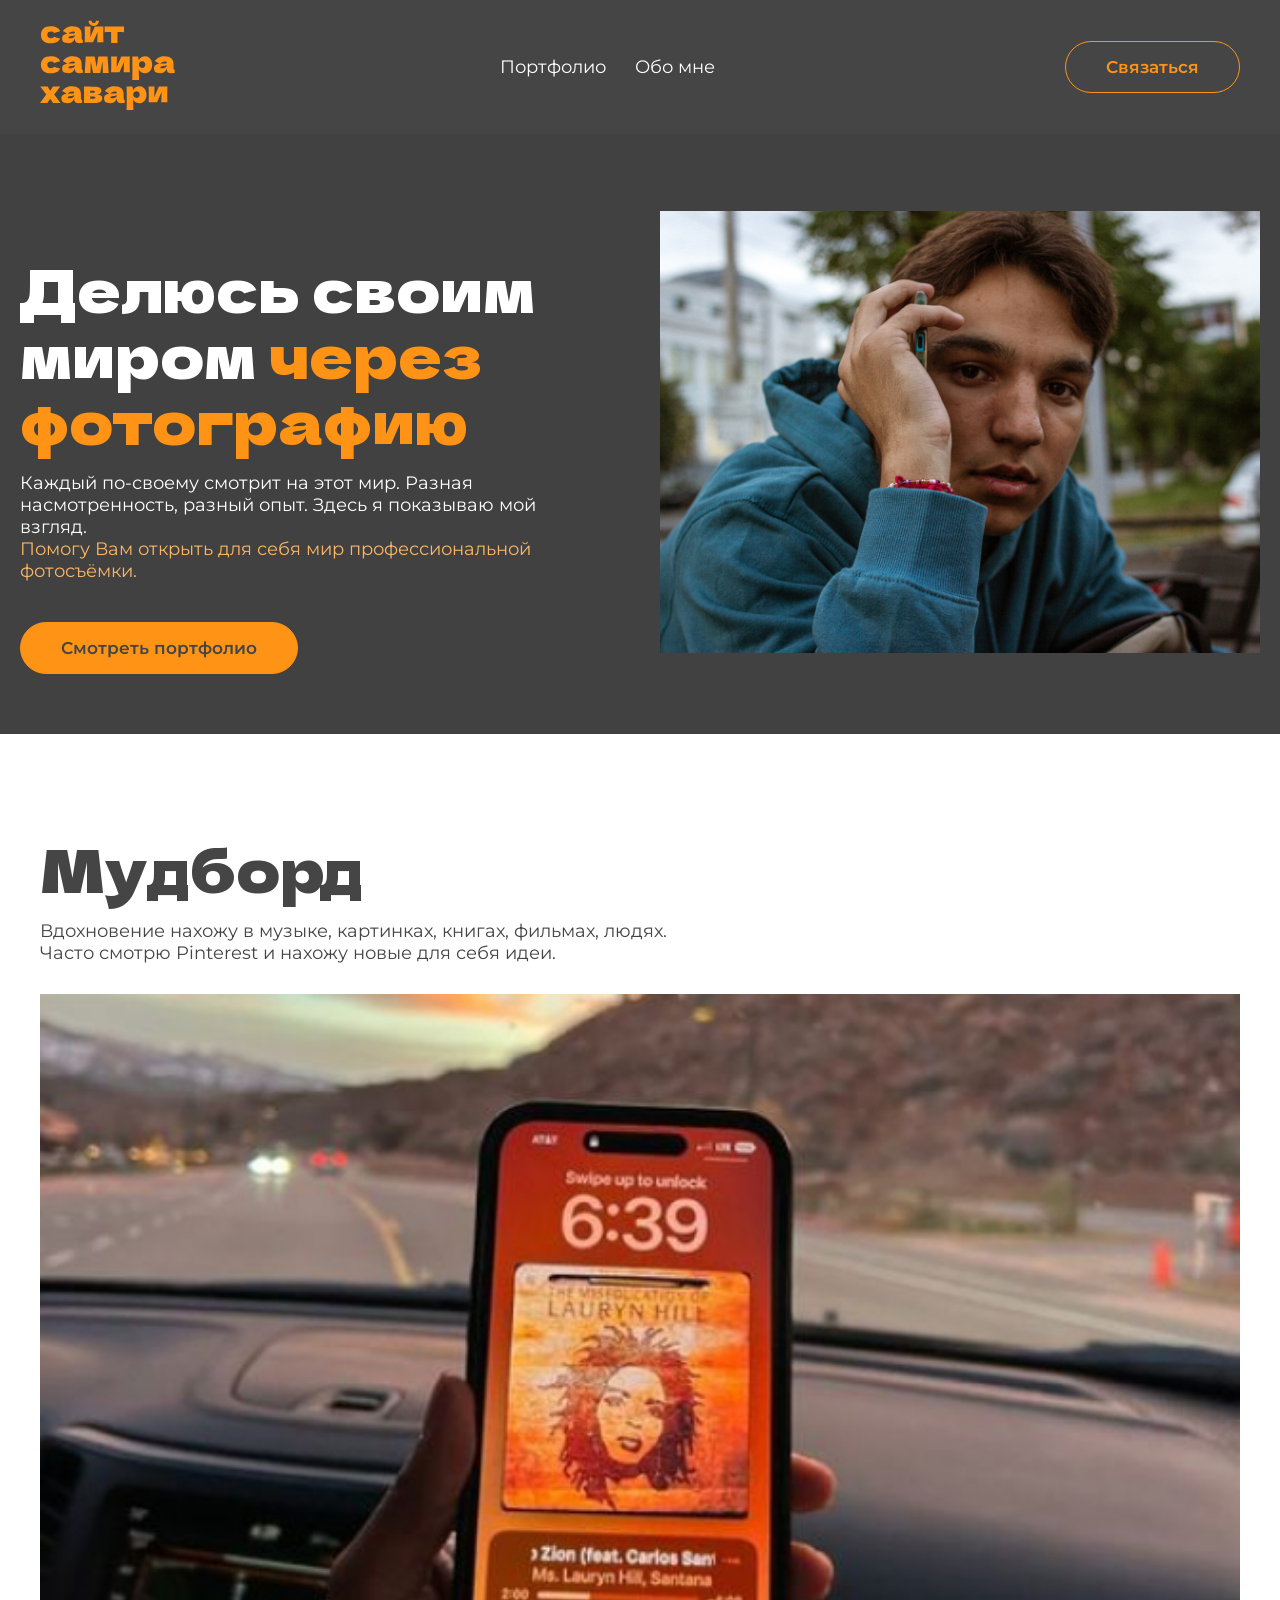
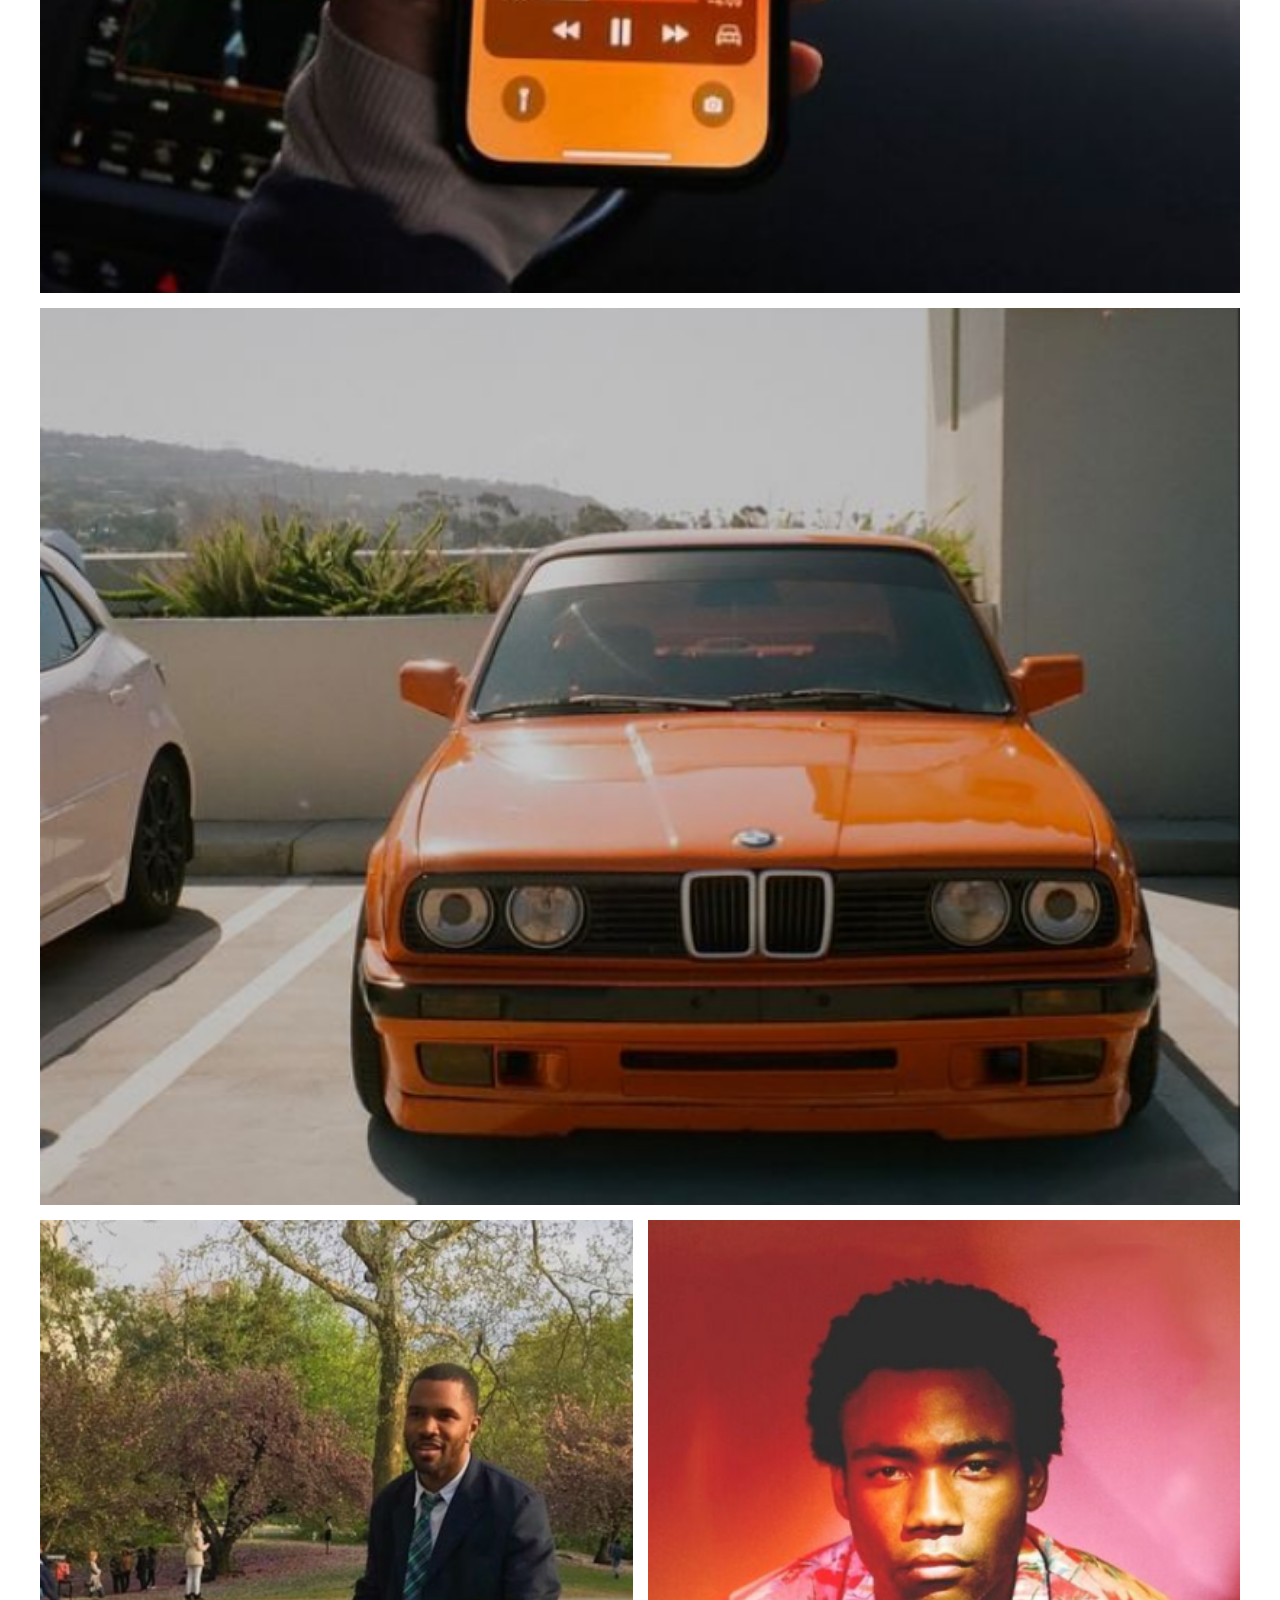
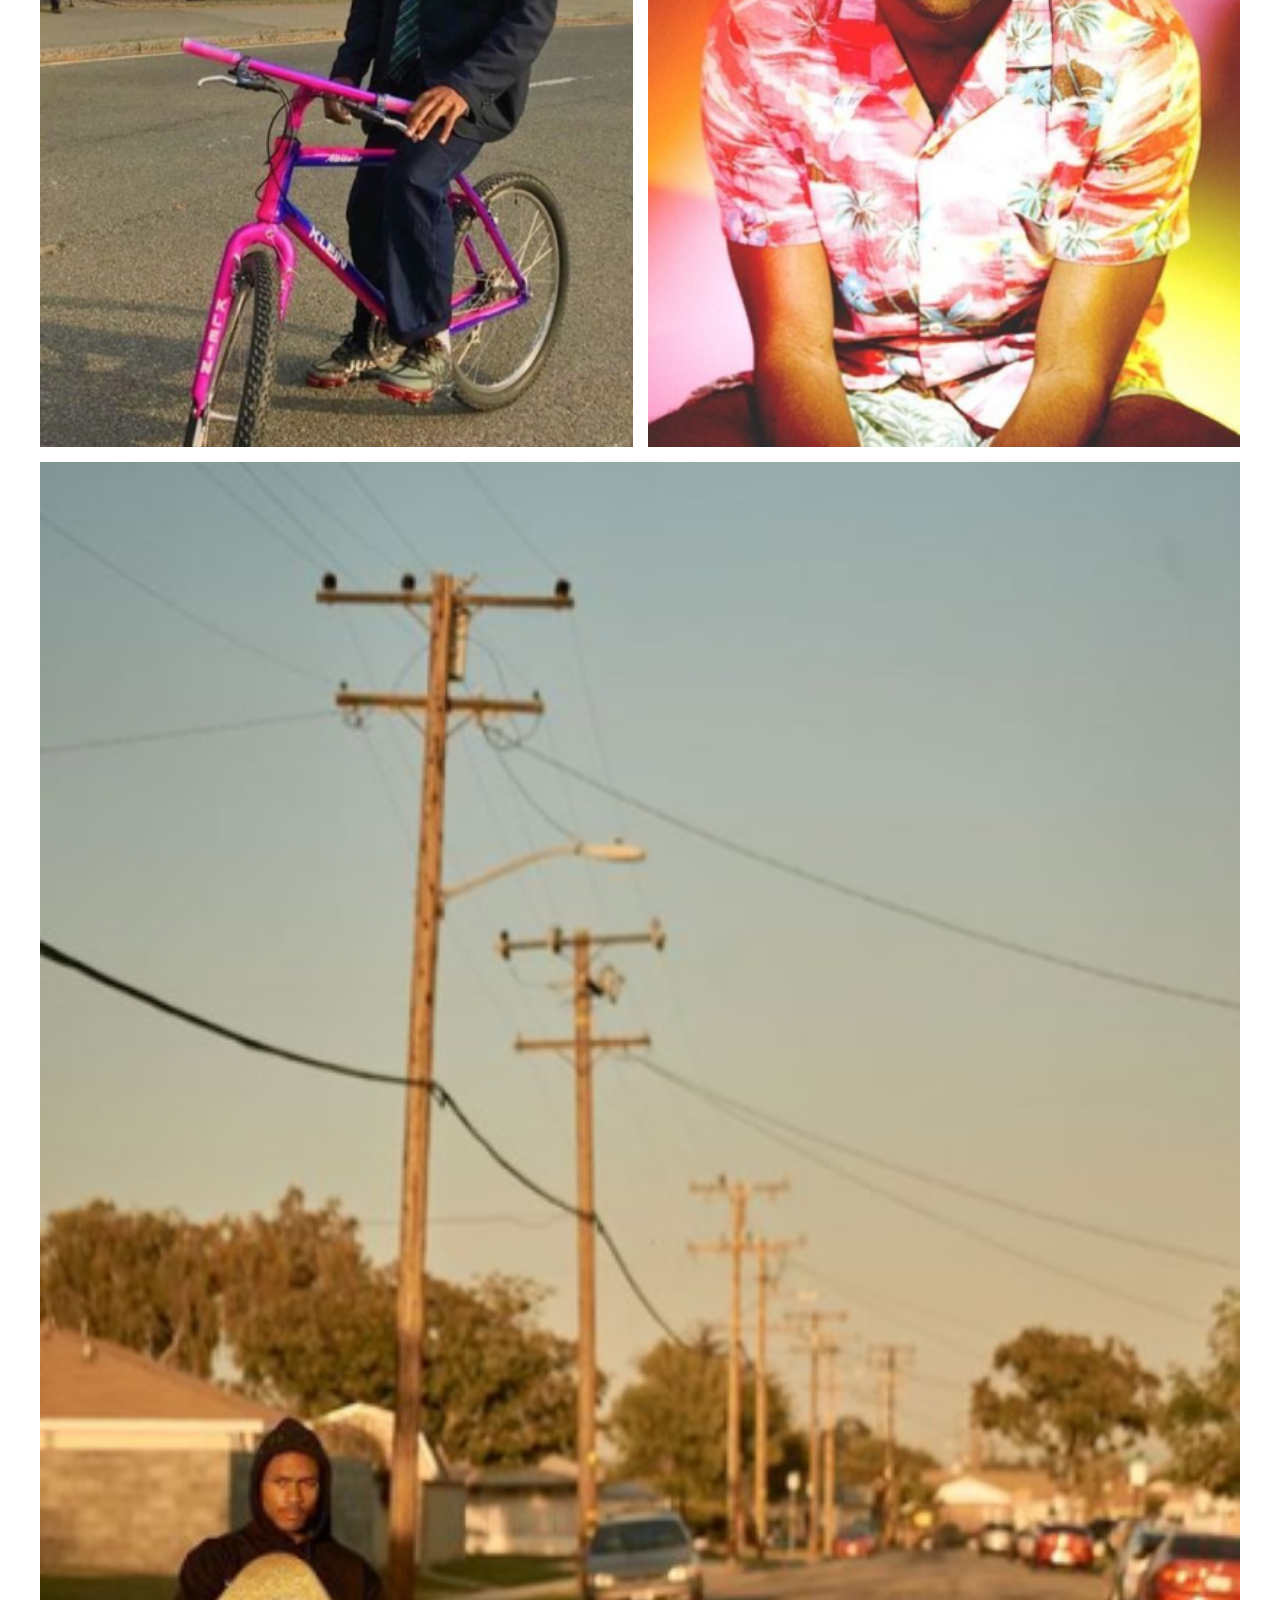
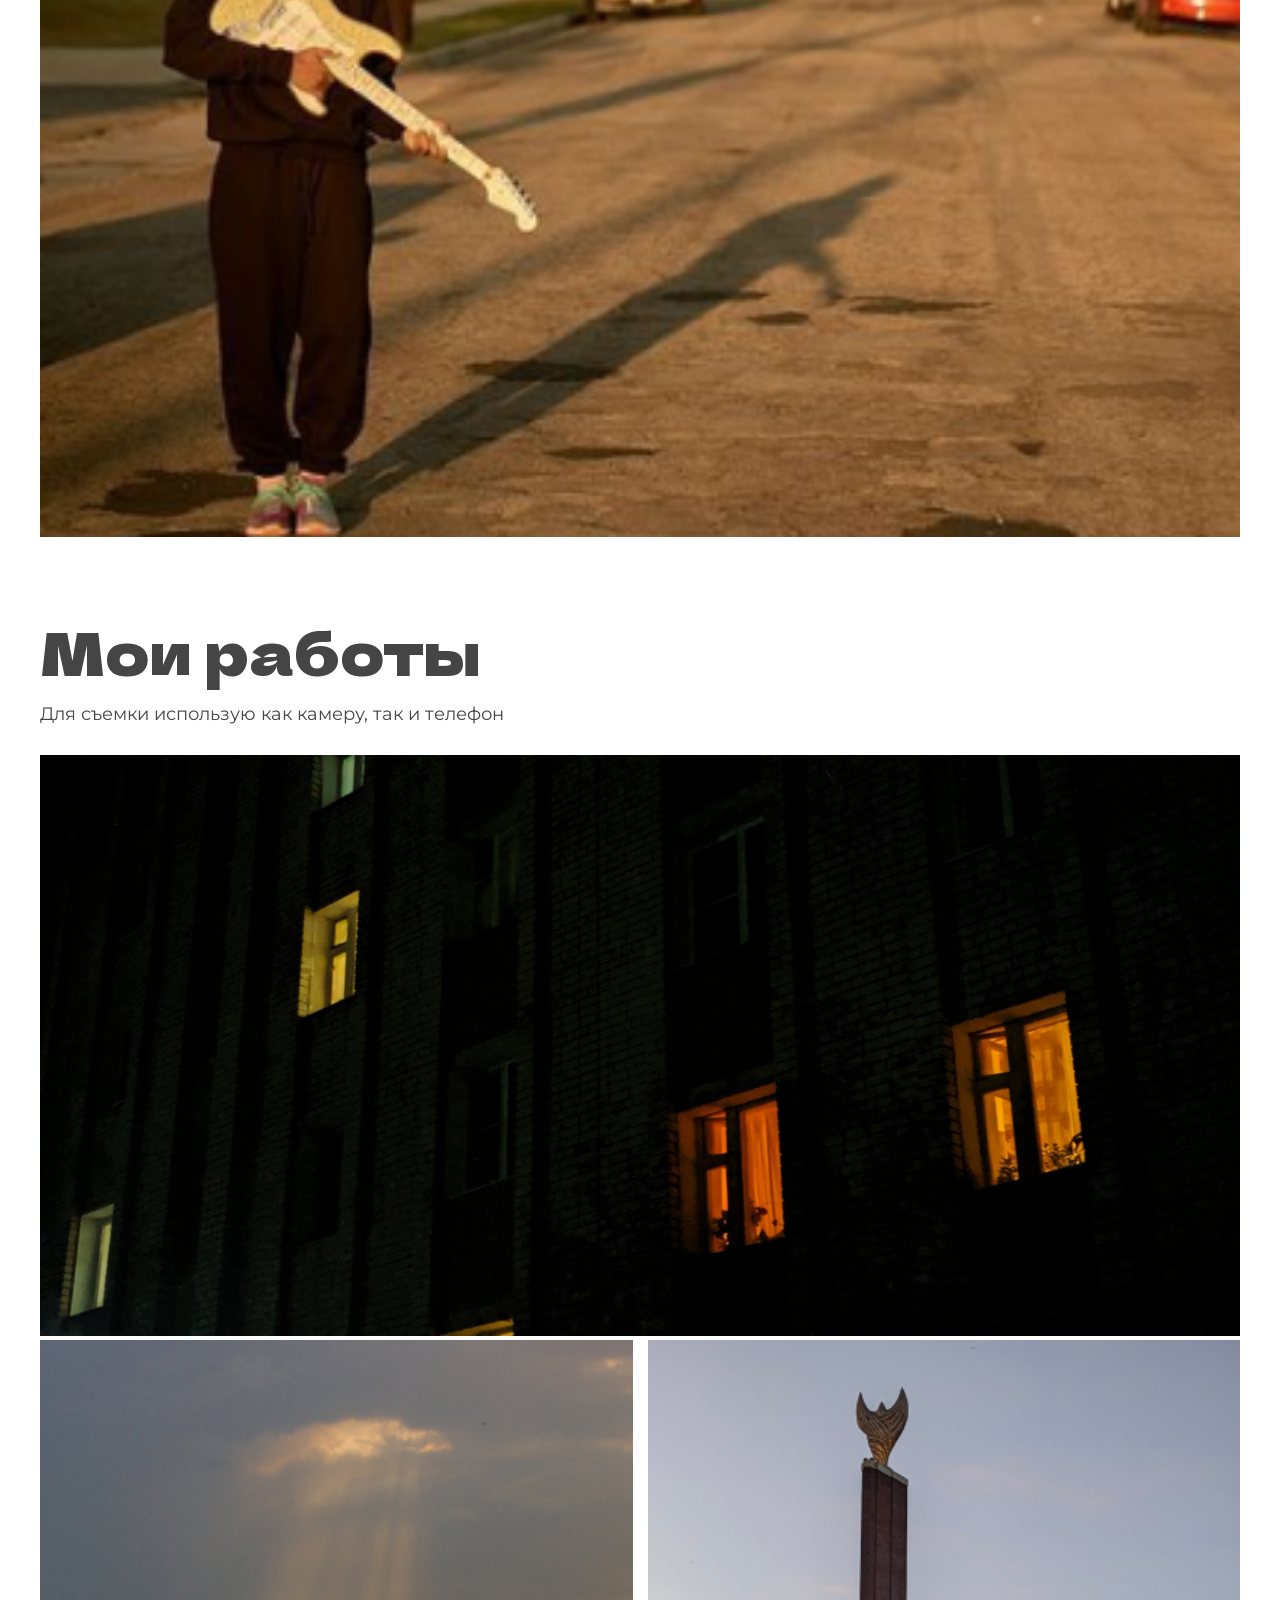
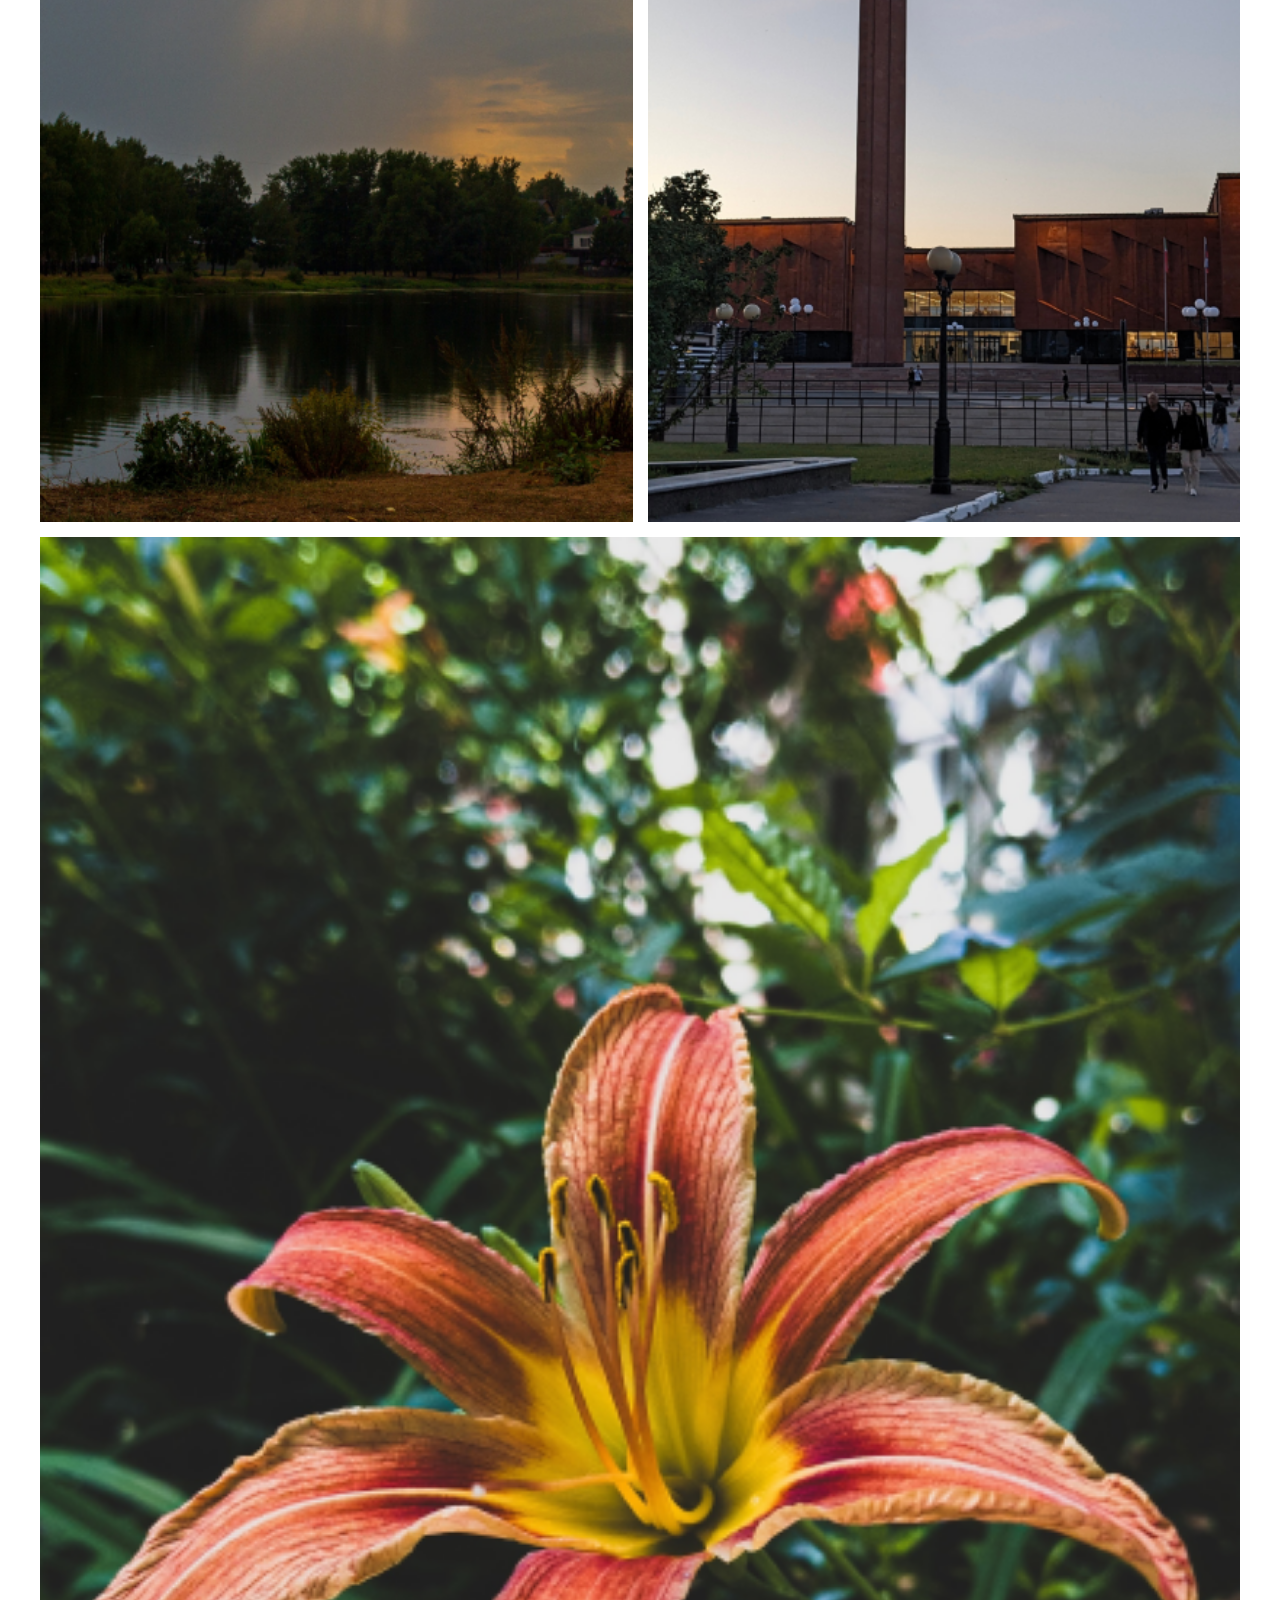
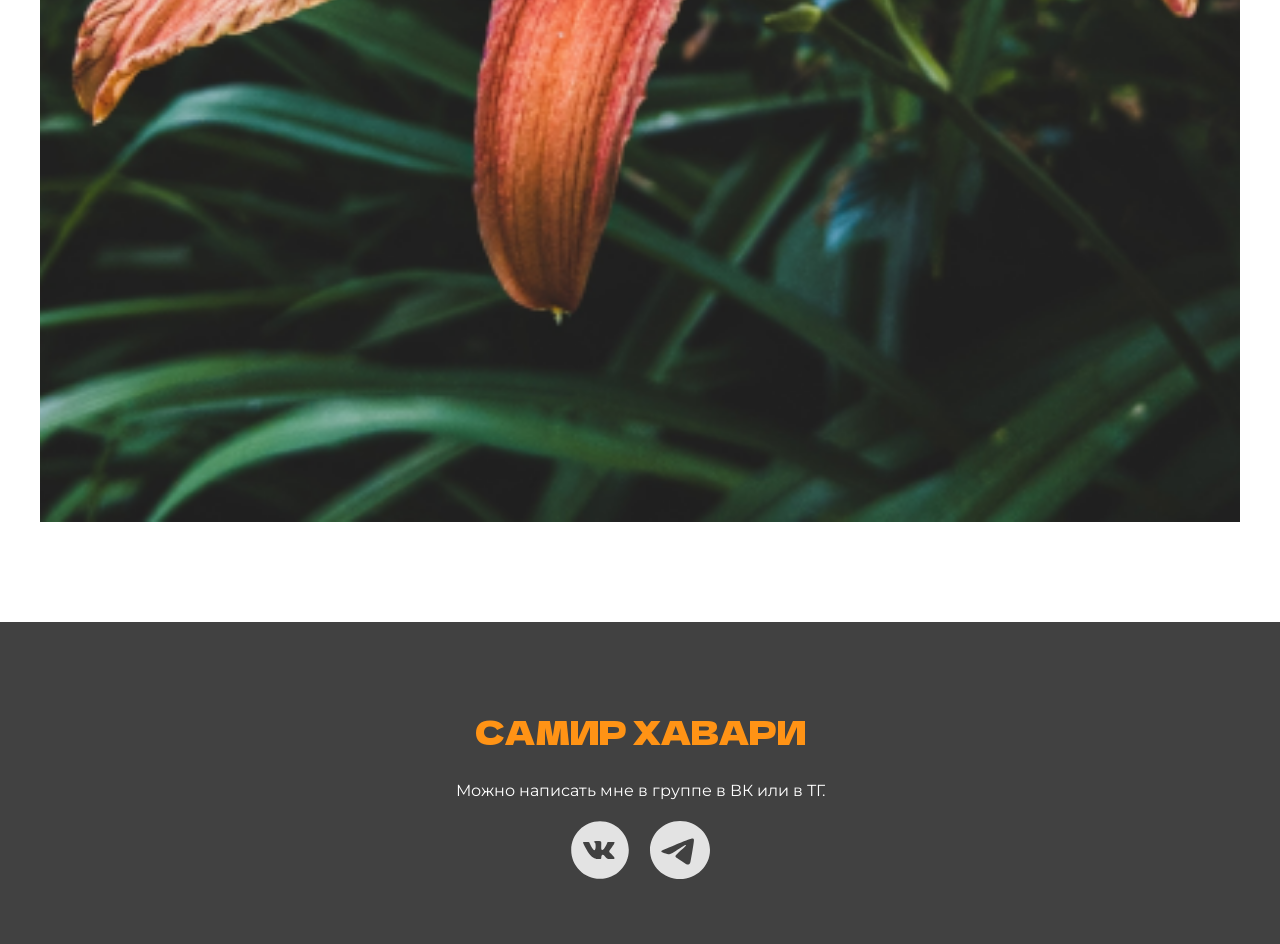
<file: index.html>
<!DOCTYPE html>
<html lang="en">
<head>
    <meta charset="UTF-8">
    <meta name="viewport" content="width=device-width, initial-scale=1.0">
    <link rel="stylesheet" href="styles1.css">
    <title>Samir Khavari</title>
    <link rel="preconnect" href="https://fonts.googleapis.com">
    <link rel="preconnect" href="https://fonts.gstatic.com" crossorigin>
    <link href="https://fonts.googleapis.com/css2?family=Montserrat:ital,wght@0,100..900;1,100..900&display=swap" rel="stylesheet">
    <link href="https://fonts.googleapis.com/css2?family=Dela+Gothic+One&display=swap" rel="stylesheet">
</head>
<body>
    <div class="header">
        <div class="container">
            <div class="header-line">
                <div class="header-logo">
                    <a href="index.html">
                        <img src="images/logo.svg" alt="logo">
                    </a>
                </div>
                <nav>
                    <a class="nav-item" href="portfolio.html">Портфолио</a>
                    <a class="nav-item" href="me.html">Обо мне</a>
                </nav>
                <div class="btn">
                    <a class="button" href="mailto:samir.khavari@gmail.com">Связаться</a>
                </div>
            </div>
        </div>
        <!-- <div class="container"> -->
            <div class="header-down">
                <div class="header-down_text">
                    <!-- <img class="main_text" src="images/main_text.svg" alt="main_text"> -->
                    <p class="main-text htext">Делюсь своим  миром <span>через фотографию</span></p>
                    <p class="small-text stext">
                        Каждый по-своему смотрит на этот мир.
                        Разная насмотренность, разный опыт.
                        Здесь я показываю мой взгляд.<br>
                        <span style="color:#fbb565">Помогу Вам открыть для себя мир профессиональной фотосъёмки.</span></p>
                    <div class="btn">
                        <a class="button-main" href="portfolio.html">Смотреть портфолио</a>
                    </div>
                </div>
                <div class="header-down_image">
                    <img src="images/header-down_img.png" alt="photo of me" height="465" width="630">
                </div>
            </div>
        <!-- </div>    -->
    </div>
    <main>
        <div class="main-moodboard board">
            <div class="moodboard-head">
                <p class="mb-htext htext">Мудборд</p>
                <p class="mb-stext stext">Вдохновение нахожу в музыке, картинках, книгах, фильмах, людях.
                    Часто смотрю Pinterest и нахожу новые для себя идеи.</p>
            </div>
            <div class="moodboard-gallery">
                <div class="md-1row">
                    <img class="row1"src="images/1.png" alt="1" width="629px" height="471px">
                    <img class="row1"src="images/2.png" alt="2">
                </div>
                <div class="md-2row">
                    <img class="row2"src="images/3.png" alt="3">
                    <img class="row2"src="images/4.png" alt="4">
                    <img class="row2"src="images/5.png" alt="5">
                </div>
            </div>
        </div>
        <div class="main-works board">
            <div class="works-head">
                <p class="w-htext htext">Мои работы</p>
                <p class="w-stext stext">Для съемки использую как камеру, так и телефон</p>
            </div>
            <div class="works-gallery">
                <div class="w-1row">
                    <img class="wrow1"src="images/my1.png" alt="1" width="1257px" height="623px">
                </div>
                <div class="w-2row">
                    <img class="wrow2"src="images/my2.png" alt="3">
                    <img class="wrow2"src="images/my3.png" alt="4">
                    <img class="wrow2"src="images/my4.png" alt="5">
                </div>
            </div>
        </div>
    </main>
    <footer>
        <div class="footer-color">
            <div class="footer-section">
                <div class="footer-main-text htext">
                    <p class="">САМИР ХАВАРИ</p>
                </div>

                <div class="footer-small-text stext">
                <p>Можно написать мне в группе в ВК или в ТГ.</p>
                </div>

                <div class="footer-icons">
                    <a href="https://vk.com/clubtwentytw0" target="_blanket">
                        <img src="images/vk.svg" alt="vk">
                    </a>
                    <a href="https://t.me/xxxirem" target="_blanket">
                        <img src="images/tg.svg" alt="tg">
                    </a>
                </div>

                <div class="footer-info"></div>
            </div>
        </div>
    </footer>

</body>
</html>
</file>
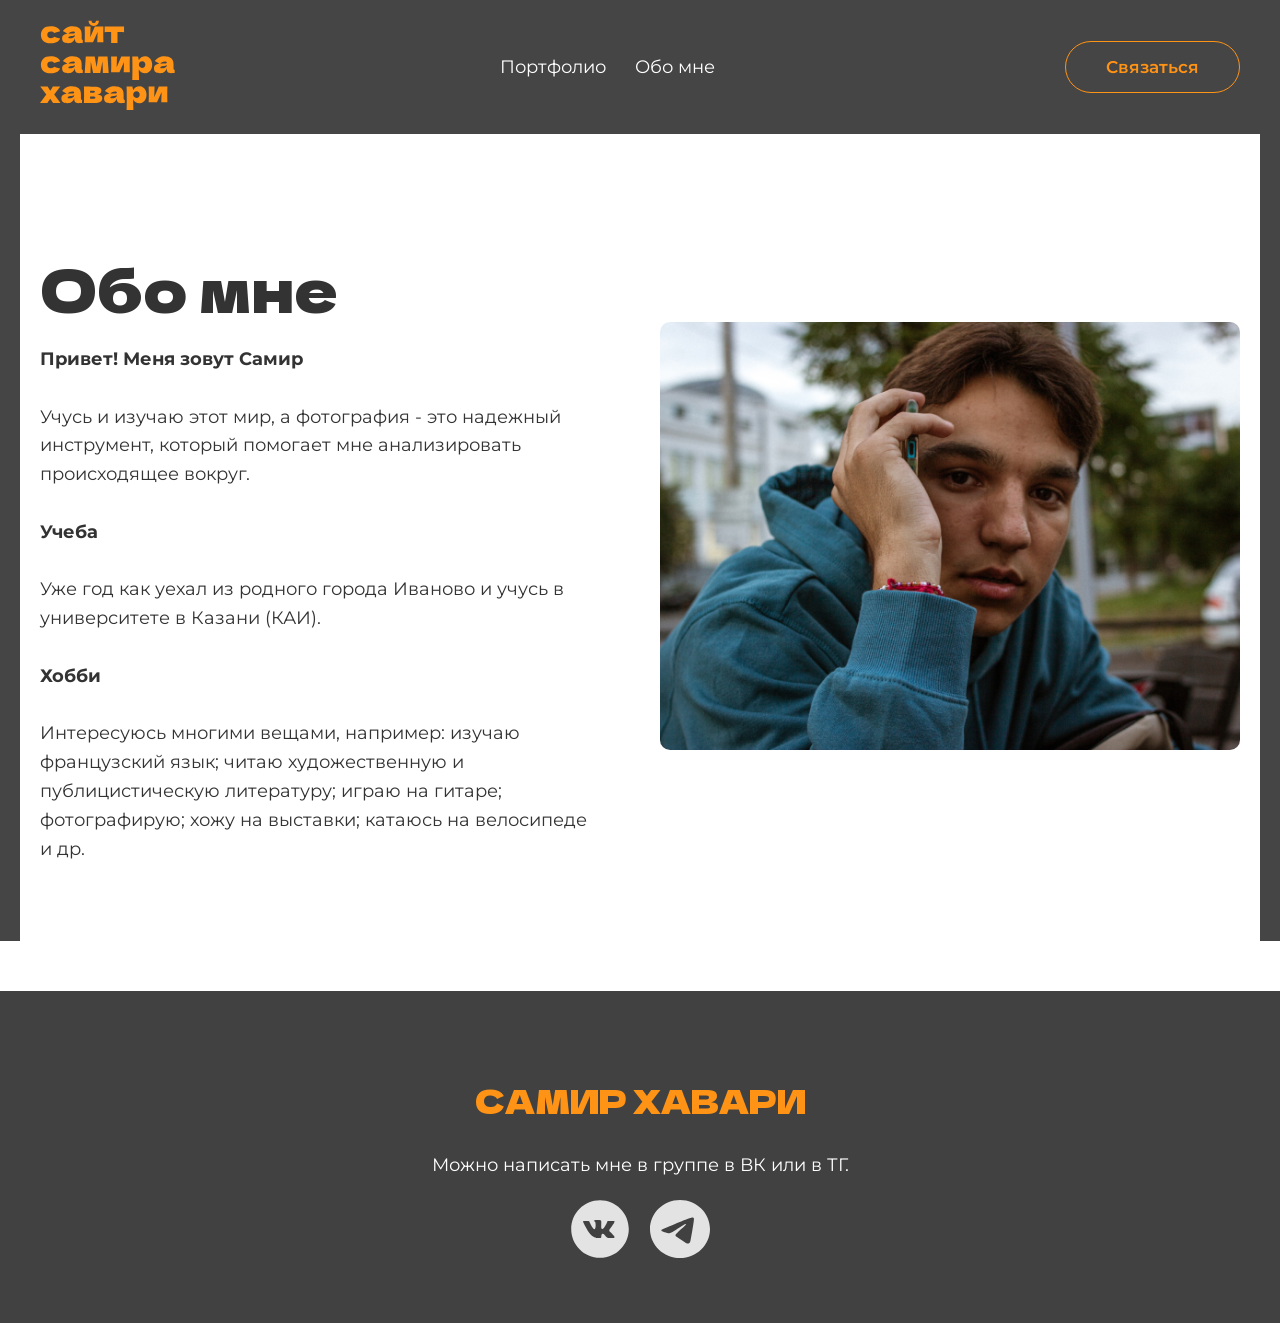
<file: me.html>
<!DOCTYPE html>
<html lang="en">
<head>
    <meta charset="UTF-8">
    <meta name="viewport" content="width=device-width, initial-scale=1.0">
    <link rel="stylesheet" href="styles2.css">
    <title>Обо мне</title>
    <link rel="preconnect" href="https://fonts.googleapis.com">
    <link rel="preconnect" href="https://fonts.gstatic.com" crossorigin>
    <link href="https://fonts.googleapis.com/css2?family=Montserrat:ital,wght@0,100..900;1,100..900&display=swap" rel="stylesheet">
    <link href="https://fonts.googleapis.com/css2?family=Dela+Gothic+One&display=swap" rel="stylesheet">

</head>
<body>
    <div class="header">
        <div class="container">
            <div class="header-line">
                <div class="header-logo">
                    <a href="index.html">
                        <img src="images/logo.svg" alt="logo">
                    </a>
                </div>
                <nav>
                    <a class="nav-item" href="portfolio.html">Портфолио</a>
                    <a class="nav-item" href="me.html">Обо мне</a>
                </nav>
                <div class="btn">
                    <a class="button" href="mailto:samir.khavari@gmail.com">Связаться</a>
                </div>
            </div>
        </div>
        <div class="header-down">
            <div class="header-down_text">
                <!-- <img class="main_text" src="images/main_text.svg" alt="main_text"> -->
                <p class="main-text htext">Обо мне</p>
                <p class="small-text stext">
                    <strong>Привет! Меня зовут Самир</strong><br><br>
                    Учусь и изучаю этот мир, а фотография - это надежный инструмент, который помогает мне анализировать происходящее вокруг.<br><br>
                    <strong>Учеба</strong><br><br>
                    Уже год как уехал из родного города Иваново и учусь в университете в Казани (КАИ).<br><br>
                    <strong>Хобби</strong><br><br>
                    Интересуюсь многими вещами, например:
                    изучаю французский язык;
                    читаю художественную и публицистическую литературу;
                    играю на гитаре;
                    фотографирую;
                    хожу на выставки;
                    катаюсь на велосипеде и др.</p>
            </div>
            <div class="header-down_image">
                <img src="images/header-down_img.png" alt="photo of me" height="465" width="630">
            </div>
        </div>
    </div>



    <footer>
        <div class="footer-color">
            <div class="footer-section">
                <div class="footer-main-text htext">
                    <p class="">САМИР ХАВАРИ</p>
                </div>

                <div class="footer-small-text stext">
                <p>Можно написать мне в группе в ВК или в ТГ.</p>
                </div>

                <div class="footer-icons">
                    <a href="https://vk.com/clubtwentytw0" target="_blanket">
                        <img src="images/vk.svg" alt="vk">
                    </a>
                    <a href="https://t.me/xxxirem" target="_blanket">
                        <img src="images/tg.svg" alt="tg">
                    </a>
                </div>

                <div class="footer-info"></div>
            </div>
        </div>
    </footer>
</body>
</html>
</file>
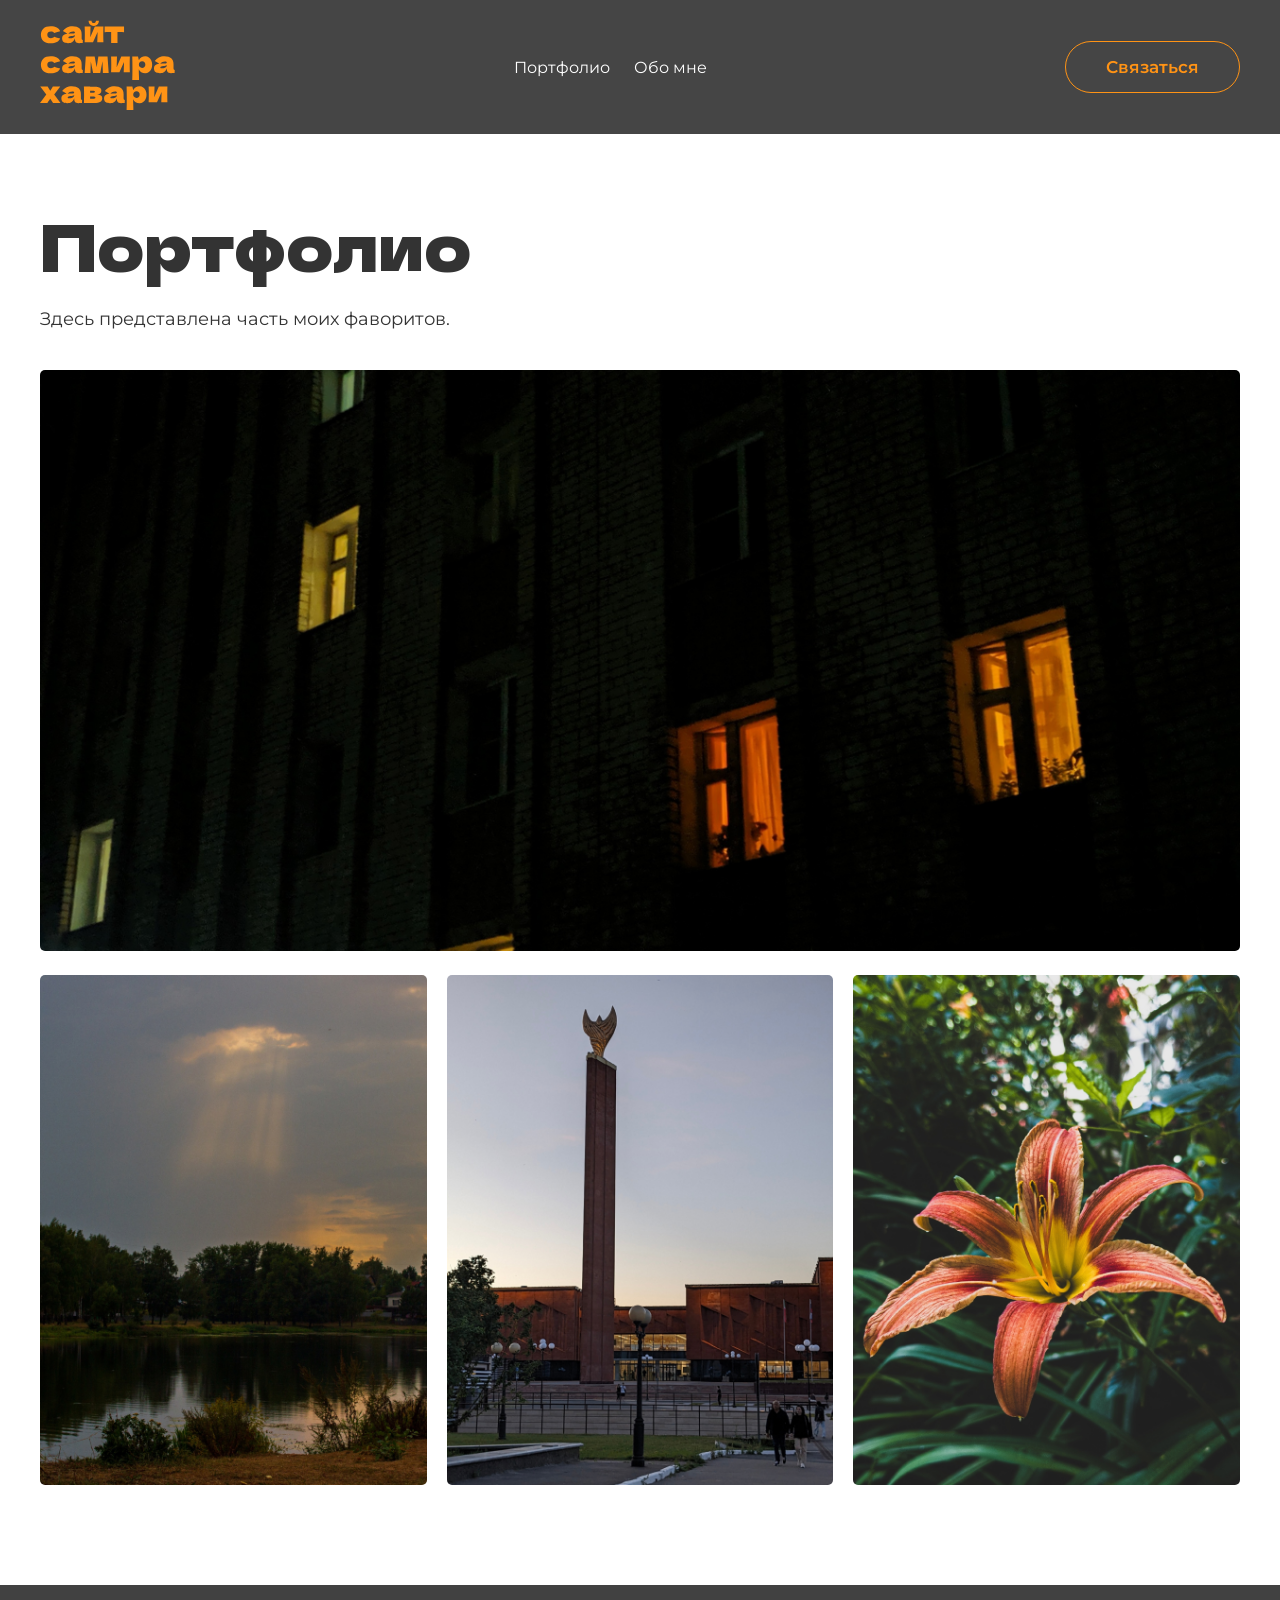
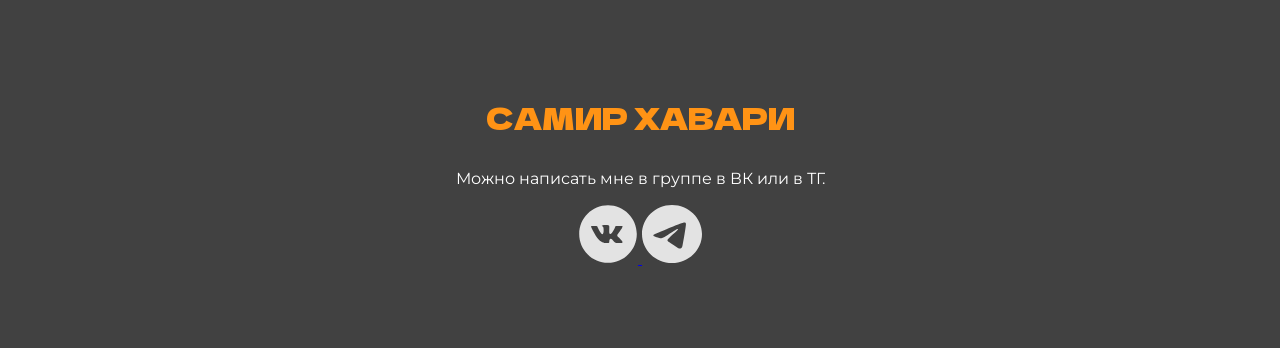
<file: porfolio.html>
<!DOCTYPE html>
<html lang="ru">
<head>
    <meta charset="UTF-8">
    <meta name="viewport" content="width=device-width, initial-scale=1.0">
    <link rel="stylesheet" href="styles3.css">
    <title>Обо мне</title>
    <link rel="preconnect" href="https://fonts.googleapis.com">
    <link rel="preconnect" href="https://fonts.gstatic.com" crossorigin>
    <link href="https://fonts.googleapis.com/css2?family=Montserrat:ital,wght@0,100..900;1,100..900&display=swap" rel="stylesheet">
    <link href="https://fonts.googleapis.com/css2?family=Dela+Gothic+One&display=swap" rel="stylesheet">

</head>
<body>
    <div class="header">
        <div class="container">
            <div class="header-line">
                <div class="header-logo">
                    <a href="index.html">
                        <img src="images/logo.svg" alt="logo">
                    </a>
                </div>
                <nav>
                    <a class="nav-item" href="porfolio.html">Портфолио</a>
                    <a class="nav-item" href="me.html">Обо мне</a>
                </nav>
                <div class="btn">
                    <a class="button" href="mailto:samir.khavari@gmail.com">Связаться</a>
                </div>
            </div>
        </div>
    </div>
    <main>
        <div class="portf">
            <div class="works-head">
                <p class="w-htext htext">Портфолио</p>
                <p class="w-stext stext">Здесь представлена часть моих фаворитов.</p>
            </div>
            <div class="works-gallery">
                <div class="w-1row">
                    <img class="wrow1"src="images/my1.png" alt="1" width="100%" height="623px">
                </div>
                <div class="w-2row">
                    <img class="wrow2"src="images/my2.png" alt="3">
                    <img class="wrow2"src="images/my3.png" alt="4">
                    <img class="wrow2"src="images/my4.png" alt="5">
                </div>
            </div>
        </div>
        <!-- <div class="main-works board">
            <div class="works-head">
                <p class="w-htext htext">Портфолио</p>
                <p class="w-stext stext">Здесь представлена часть моих фаворитов.</p>
            </div>
            <div class="works-gallery">
                <div class="w-1row">
                    <img class="wrow1"src="images/my1.png" alt="1" width="1257px" height="623px">
                </div>
                <div class="w-2row">
                    <img class="wrow2"src="images/my2.png" alt="3">
                    <img class="wrow2"src="images/my3.png" alt="4">
                    <img class="wrow2"src="images/my4.png" alt="5">
                </div>
            </div>
        </div> -->
    </main>



    <footer>
        <div class="footer-color">
            <div class="footer-section">
                <div class="footer-main-text htext">
                    <p class="">САМИР ХАВАРИ</p>
                </div>

                <div class="footer-small-text stext">
                <p>Можно написать мне в группе в ВК или в ТГ.</p>
                </div>

                <div class="footer-icons">
                    <a href="https://vk.com/clubtwentytw0" target="_blanket">
                        <img src="images/vk.svg" alt="vk">
                    </a>
                    <a href="https://t.me/xxxirem" target="_blanket">
                        <img src="images/tg.svg" alt="tg">
                    </a>
                </div>

                <div class="footer-info"></div>
            </div>
        </div>
    </footer>
</body>
</html>
</file>
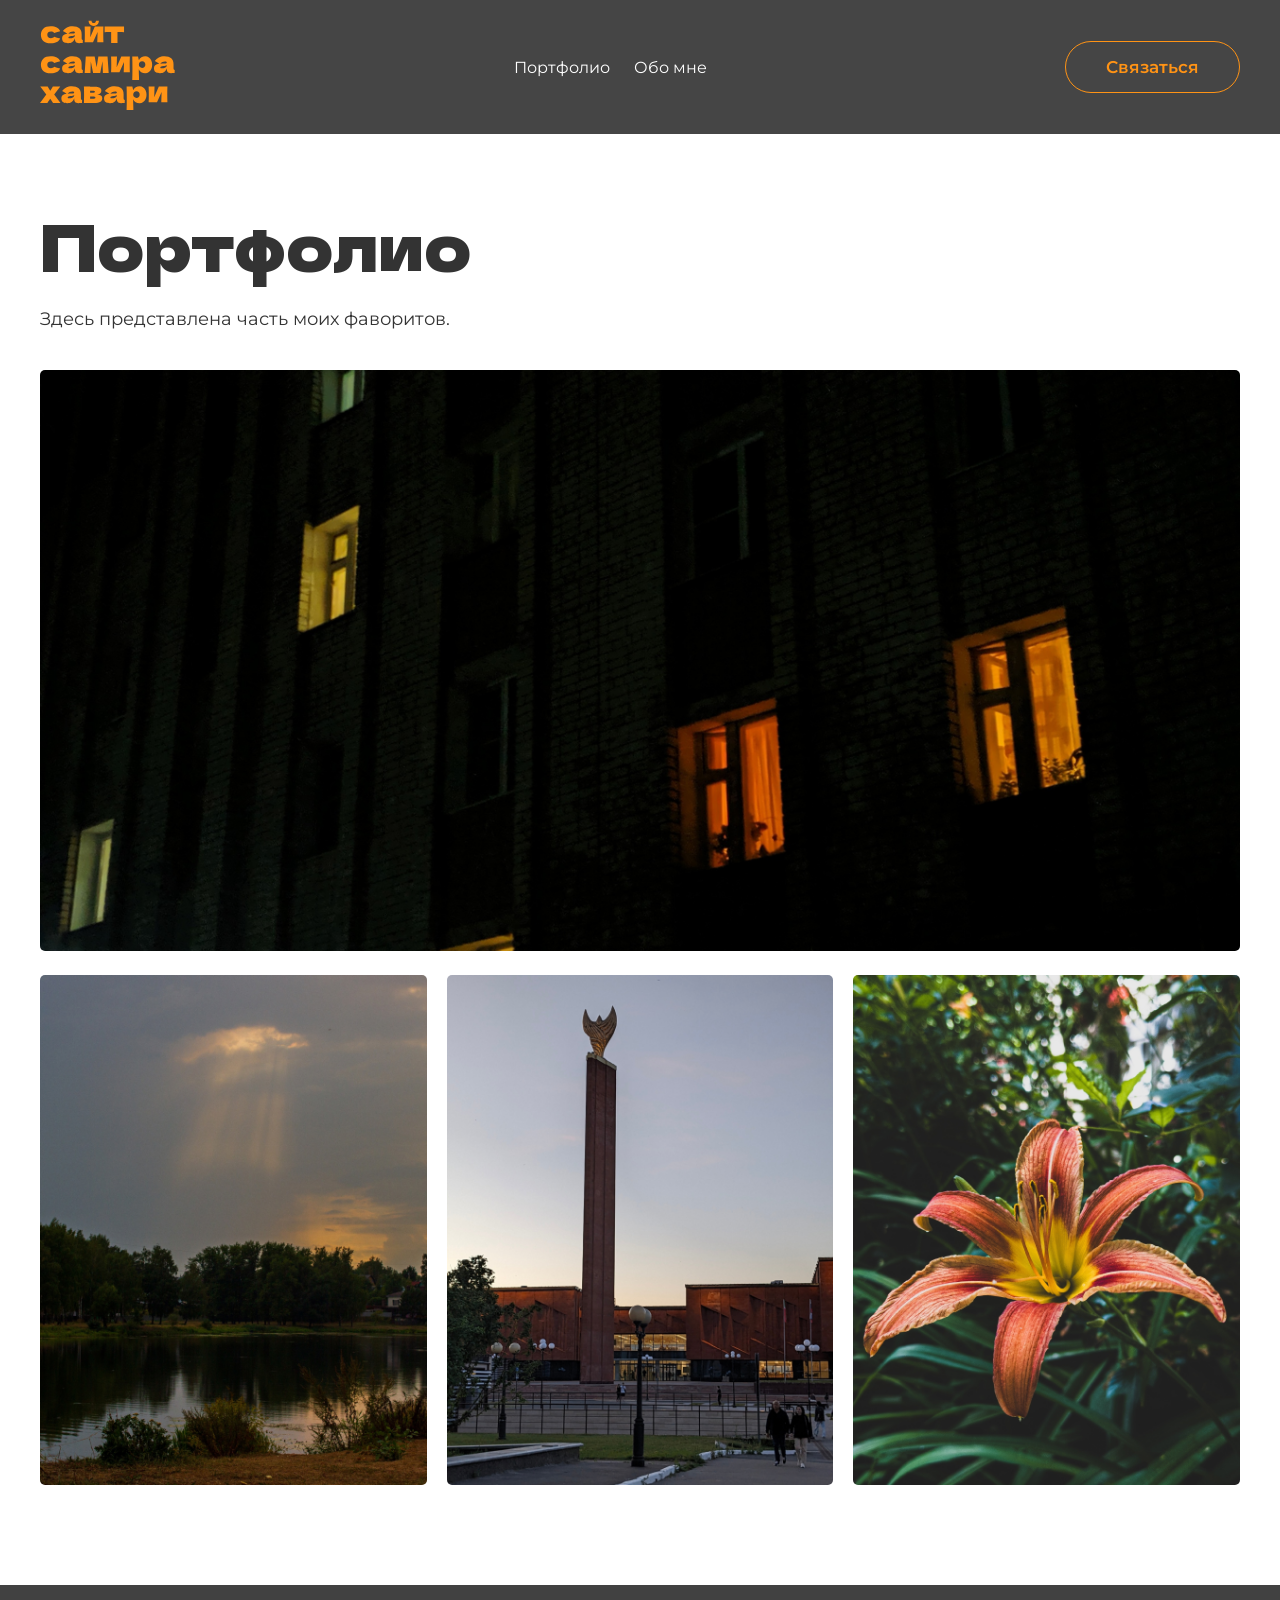
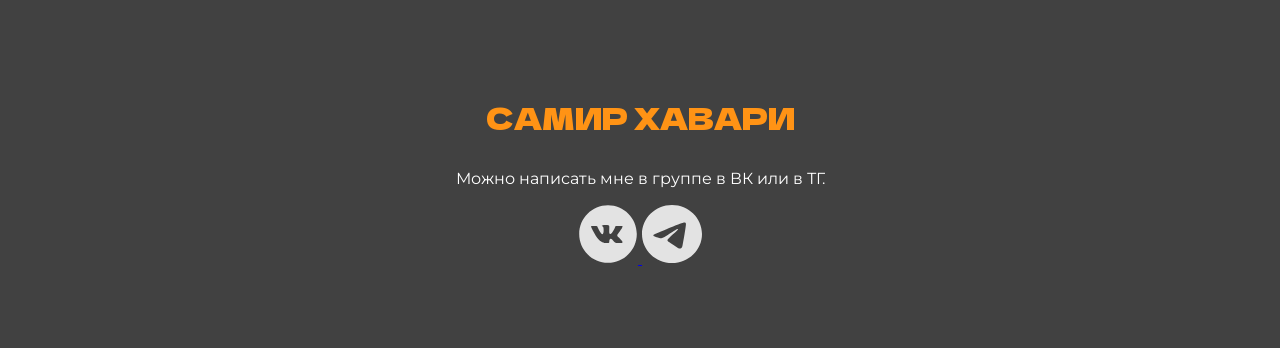
<file: portfolio.html>
<!DOCTYPE html>
<html lang="ru">
<head>
    <meta charset="UTF-8">
    <meta name="viewport" content="width=device-width, initial-scale=1.0">
    <link rel="stylesheet" href="styles3.css">
    <title>Обо мне</title>
    <link rel="preconnect" href="https://fonts.googleapis.com">
    <link rel="preconnect" href="https://fonts.gstatic.com" crossorigin>
    <link href="https://fonts.googleapis.com/css2?family=Montserrat:ital,wght@0,100..900;1,100..900&display=swap" rel="stylesheet">
    <link href="https://fonts.googleapis.com/css2?family=Dela+Gothic+One&display=swap" rel="stylesheet">

</head>
<body>
    <div class="header">
        <div class="container">
            <div class="header-line">
                <div class="header-logo">
                    <a href="index.html">
                        <img src="images/logo.svg" alt="logo">
                    </a>
                </div>
                <nav>
                    <a class="nav-item" href="portfolio.html">Портфолио</a>
                    <a class="nav-item" href="me.html">Обо мне</a>
                </nav>
                <div class="btn">
                    <a class="button" href="mailto:samir.khavari@gmail.com">Связаться</a>
                </div>
            </div>
        </div>
    </div>
    <main>
        <div class="portf">
            <div class="works-head">
                <p class="w-htext htext">Портфолио</p>
                <p class="w-stext stext">Здесь представлена часть моих фаворитов.</p>
            </div>
            <div class="works-gallery">
                <div class="w-1row">
                    <img class="wrow1"src="images/my1.png" alt="1" width="100%" height="623px">
                </div>
                <div class="w-2row">
                    <img class="wrow2"src="images/my2.png" alt="3">
                    <img class="wrow2"src="images/my3.png" alt="4">
                    <img class="wrow2"src="images/my4.png" alt="5">
                </div>
            </div>
        </div>
        <!-- <div class="main-works board">
            <div class="works-head">
                <p class="w-htext htext">Портфолио</p>
                <p class="w-stext stext">Здесь представлена часть моих фаворитов.</p>
            </div>
            <div class="works-gallery">
                <div class="w-1row">
                    <img class="wrow1"src="images/my1.png" alt="1" width="1257px" height="623px">
                </div>
                <div class="w-2row">
                    <img class="wrow2"src="images/my2.png" alt="3">
                    <img class="wrow2"src="images/my3.png" alt="4">
                    <img class="wrow2"src="images/my4.png" alt="5">
                </div>
            </div>
        </div> -->
    </main>



    <footer>
        <div class="footer-color">
            <div class="footer-section">
                <div class="footer-main-text htext">
                    <p class="">САМИР ХАВАРИ</p>
                </div>

                <div class="footer-small-text stext">
                <p>Можно написать мне в группе в ВК или в ТГ.</p>
                </div>

                <div class="footer-icons">
                    <a href="https://vk.com/clubtwentytw0" target="_blanket">
                        <img src="images/vk.svg" alt="vk">
                    </a>
                    <a href="https://t.me/xxxirem" target="_blanket">
                        <img src="images/tg.svg" alt="tg">
                    </a>
                </div>

                <div class="footer-info"></div>
            </div>
        </div>
    </footer>
</body>
</html>
</file>
<file: styles1.css>
/* Общие настройки */
body {
    font-family: "Montserrat", "Arial", sans-serif;
    color: #fff;
    margin: 0;
    overflow-x: hidden; /* Защита от горизонтальной прокрутки */
}

/* Универсальный контейнер для центрирования */
.container, .footer-color {
    max-width: 1200px;
    margin: 0 auto;
    padding: 0 20px; /* Отступы по бокам на мобилках */
}

/* Шапка */
.header {
    background-color: #454545;
    min-height: 103px;
    height: auto;
}

.header-line {
    padding: 20px 0;
    display: flex;
    align-items: center;
    justify-content: space-between;
    flex-wrap: wrap; /* Чтобы меню переносилось, если не влезает */
    gap: 20px;
}

.nav-item {
    font-size: 18px;
    text-decoration: none;
    color: #fff;
    margin-right: 25px;
}

.nav-item:hover {
    transition: all 0.2s ease;
    color: #FF9315;
}

.button, .button-main {
    display: inline-block;
    font-size: 17px;
    font-weight: 600;
    color: #FF9315;
    border: 1px solid #FF9315;
    border-radius: 33px;
    text-decoration: none;
    padding: 15px 40px; /* Немного уменьшил padding для мобильных */
    transition: all 0.3s ease;
    text-align: center;
}

.button:hover {
    background-color: #FF9315;
    color: #454545;
}

/* Главный блок (Hero section) */
.header-down {
    padding: 60px 20px;
    background-color: #414141;
    display: flex;
    justify-content: space-between;
    align-items: center;
    flex-wrap: wrap; /* Фото уйдет вниз на мобильных */
    gap: 40px;
}

.header-down_text {
    flex: 1;
    min-width: 300px;
}

.header-down_image {
    flex: 1;
    min-width: 300px;
    text-align: center;
}

.header-down_image img {
    max-width: 100%;
    height: auto; /* Картинка теперь сжимается */
}

.htext {
    font-family: "Dela Gothic One", sans-serif;
    font-weight: 400;
    font-size: clamp(32px, 5vw, 60px); /* Шрифт уменьшается сам! */
    line-height: 1.1;
    margin-bottom: 20px;
}

.main-text > span {
    color: #FF9315;
}

.small-text {
    max-width: 520px;
    margin-bottom: 40px;
    font-size: 18px;
    height: auto; /* Убрал фиксированную высоту */
}

.button-main {
    background-color: #FF9315;
    color: #454545;
}

/* Контентная часть */
main {
    max-width: 1200px;
    margin: 100px auto;
    padding: 0 20px;
}

.board {
    color: #454545;
    margin-bottom: 80px;
}

.mb-stext, .w-stext {
    max-width: 630px;
    font-size: 18px;
    margin-bottom: 30px;
    height: auto;
}

/* Галереи */
.md-1row, .md-2row, .w-2row {
    display: flex;
    gap: 15px;
    flex-wrap: wrap; /* Картинки встают в ряд или колонку */
    margin-bottom: 15px;
}

.md-1row img, .md-2row img, .w-1row img, .w-2row img {
    flex: 1 1 300px; /* Базовая ширина 300px, но могут расти */
    max-width: 100%;
    height: auto;
    object-fit: cover;
}

/* Футер */
footer {
    background-color: #414141;
    padding: 60px 0;
}

.footer-section {
    text-align: center;
}

.footer-main-text {
    font-size: 32px;
    color: #FF9315;
}

.footer-icons {
    display: flex;
    justify-content: center;
    gap: 20px;
    margin-top: 20px;
}

/* Медиа-запрос для совсем маленьких экранов (телефоны) */
@media (max-width: 768px) {
    .header-line {
        flex-direction: column;
        text-align: center;
    }

    .nav-item {
        margin: 10px;
    }

    .header-down {
        text-align: center;
    }

    .small-text {
        margin: 0 auto 30px;
    }
}
</file>
<file: styles2.css>
/* Базовые настройки */
body {
    font-family: "Montserrat", "Arial", sans-serif;
    color: #fff;
    margin: 0;
    overflow-x: hidden;
}

.container {
    max-width: 1200px;
    margin: 0 auto;
    padding: 0 20px;
}

/* Шапка */
.header {
    background-color: #454545;
    min-height: 103px;
}

.header-line {
    padding: 20px 0;
    display: flex;
    align-items: center;
    justify-content: space-between;
    flex-wrap: wrap;
    gap: 15px;
}

.nav-item {
    font-size: 18px;
    text-decoration: none;
    color: #fff;
    margin-right: 25px;
}

.button {
    display: inline-block;
    font-size: 17px;
    font-weight: 600;
    color: #FF9315;
    border: 1px solid #FF9315;
    border-radius: 33px;
    text-decoration: none;
    padding: 15px 40px; /* Немного уменьшил padding для мобильных */
    transition: all 0.3s ease;
    text-align: center;
}


.button:hover {
    background-color: #FF9315;
    color: #454545;
}

/* Блок "Обо мне" */
.header-down {
    padding: 60px 20px;
    background-color: #fff;
    color: #333;
    display: flex;
    justify-content: space-between;
    align-items: center;
    flex-wrap: wrap;
    gap: 40px;
    max-width: 1200px;
    margin: 0 auto;
}

.header-down_text {
    flex: 1;
    min-width: 300px;
}

.header-down_image {
    flex: 1;
    min-width: 300px;
    text-align: center;
}

.header-down_image img {
    max-width: 100%;
    height: auto;
    border-radius: 10px;
}

.htext {
    font-family: "Dela Gothic One", sans-serif;
    font-size: clamp(30px, 6vw, 60px);
    line-height: 1.1;
    margin-bottom: 25px;
    color: #333;
}

.stext {
    font-size: 18px;
    line-height: 1.6;
}

.small-text {
    max-width: 550px;
    height: auto; /* Убрано фиксированное 87px */
}

/* Футер */
footer {
    background-color: #414141;
    padding: 60px 0;
    margin-top: 50px;
}

.footer-color {
    max-width: 1200px;
    margin: 0 auto;
    padding: 0 20px;
}

.footer-section {
    text-align: center;
}

.footer-main-text {
    font-size: 32px;
    color: #FF9315;
    font-family: "Dela Gothic One", sans-serif;
}

.footer-icons {
    display: flex;
    justify-content: center;
    gap: 20px;
    margin-top: 20px;
}

@media (max-width: 768px) {
    .header-line { flex-direction: column; }
    .header-down { text-align: left; padding: 40px 20px; }
}
</file>
<file: styles3.css>
/* Базовые настройки те же */
body {
    font-family: "Montserrat", sans-serif;
    color: #fff;
    margin: 0;
}

.container {
    max-width: 1200px;
    margin: 0 auto;
    padding: 0 20px;
}

.header { background-color: #454545; min-height: 103px; }

.header-line {
    padding: 20px 0;
    display: flex;
    align-items: center;
    justify-content: space-between;
    flex-wrap: wrap;
}

.nav-item { color: #fff; text-decoration: none; margin-right: 20px; }

.button {
    display: inline-block;
    font-size: 17px;
    font-weight: 600;
    color: #FF9315;
    border: 1px solid #FF9315;
    border-radius: 33px;
    text-decoration: none;
    padding: 15px 40px; /* Немного уменьшил padding для мобильных */
    transition: all 0.3s ease;
    text-align: center;
}


.button:hover {
    background-color: #FF9315;
    color: #454545;
}

/* Секция Портфолио */
main {
    max-width: 1200px;
    margin: 60px auto;
    padding: 0 20px;
}

.htext {
    font-family: "Dela Gothic One", sans-serif;
    font-size: clamp(32px, 5vw, 64px);
    color: #333;
    margin-bottom: 10px;
}

.w-stext {
    color: #333;
    font-size: 18px;
    margin-bottom: 40px;
}

/* Сетка галереи */
.works-gallery {
    display: flex;
    flex-direction: column;
    gap: 20px;
}

.w-1row img {
    width: 100%;
    height: auto;
    object-fit: cover;
    border-radius: 5px;
}

.w-2row {
    display: grid;
    grid-template-columns: repeat(3, 1fr); /* 3 колонки на ПК */
    gap: 20px;
}

.w-2row img {
    width: 100%;
    height: auto;
    object-fit: cover;
    border-radius: 5px;
}

/* Футер */
footer {
    background-color: #414141;
    padding: 80px 0;
    margin-top: 100px;
}

.footer-section { text-align: center; }

.footer-main-text { font-size: 30px; color: #FF9315; font-family: "Dela Gothic One"; }

/* Адаптивность для мобильных */
@media (max-width: 900px) {
    .w-2row {
        grid-template-columns: 1fr; /* 1 колонка на мобильных */
    }
}

@media (max-width: 600px) {
    .header-line { flex-direction: column; gap: 15px; }
}
</file>
